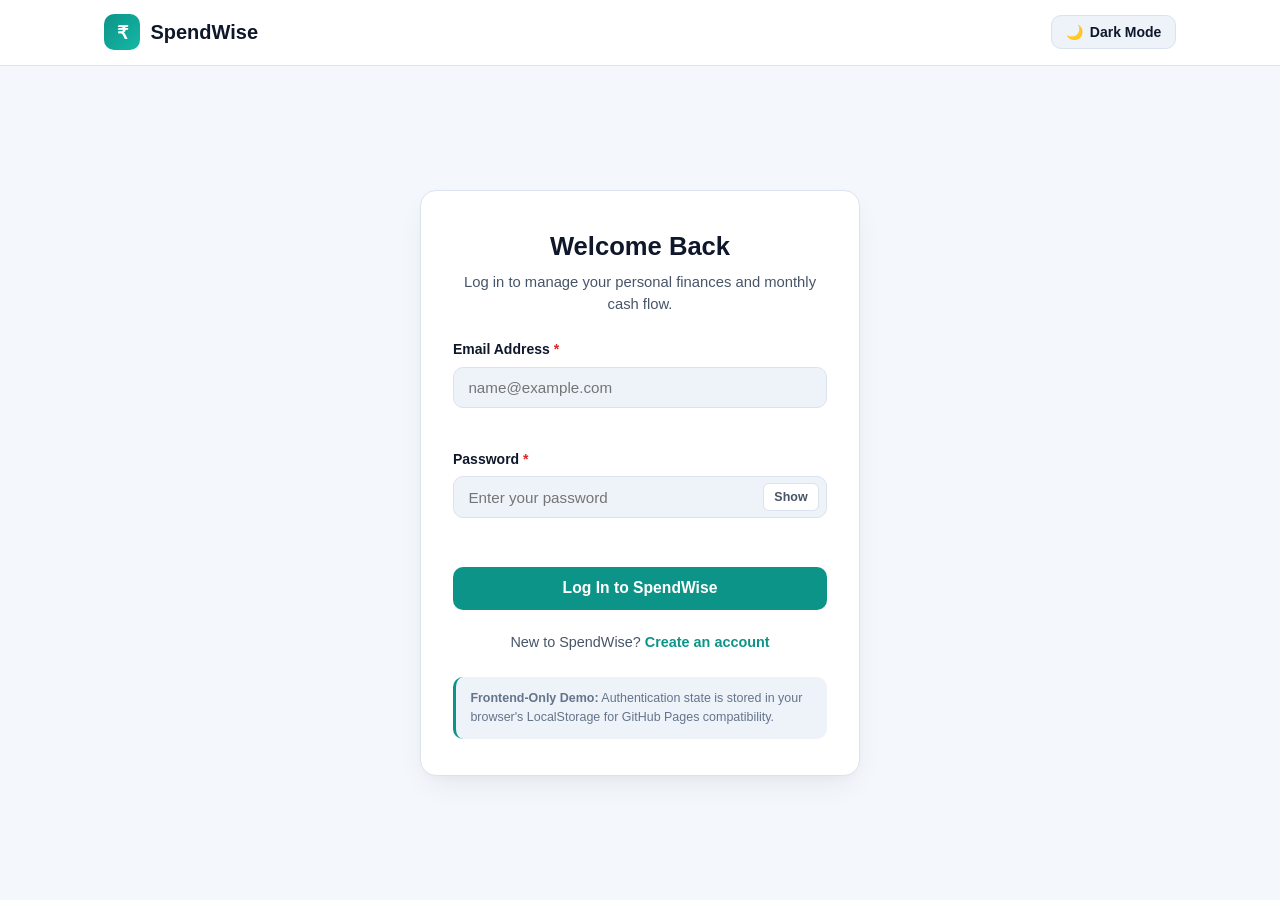
<file: index.html>
<!DOCTYPE html>
<html lang="en">
<head>
  <meta charset="UTF-8" />
  <meta name="viewport" content="width=device-width, initial-scale=1.0" />
  <title>SpendWise — Personal Finance Tracker</title>
  <link rel="stylesheet" href="./login.css" />
</head>
<body>
  <main class="auth-wrapper">
    <section class="auth-card">
      <div class="brand-header">
        <div class="brand-logo" aria-hidden="true">₹</div>
        <div>
          <h1 class="brand-title">SpendWise</h1>
          <p class="brand-subtitle">Personal Finance Tracker</p>
        </div>
      </div>
      <p class="redirect-notice">Checking your session. Redirecting...</p>
      <div class="auth-footer">
        <a href="./login.html" class="auth-link">Go to Login</a>
        <span aria-hidden="true">•</span>
        <a href="./register.html" class="auth-link">Create Account</a>
      </div>
    </section>
  </main>
  <script src="./login.js"></script>
</body>
</html>
</file>
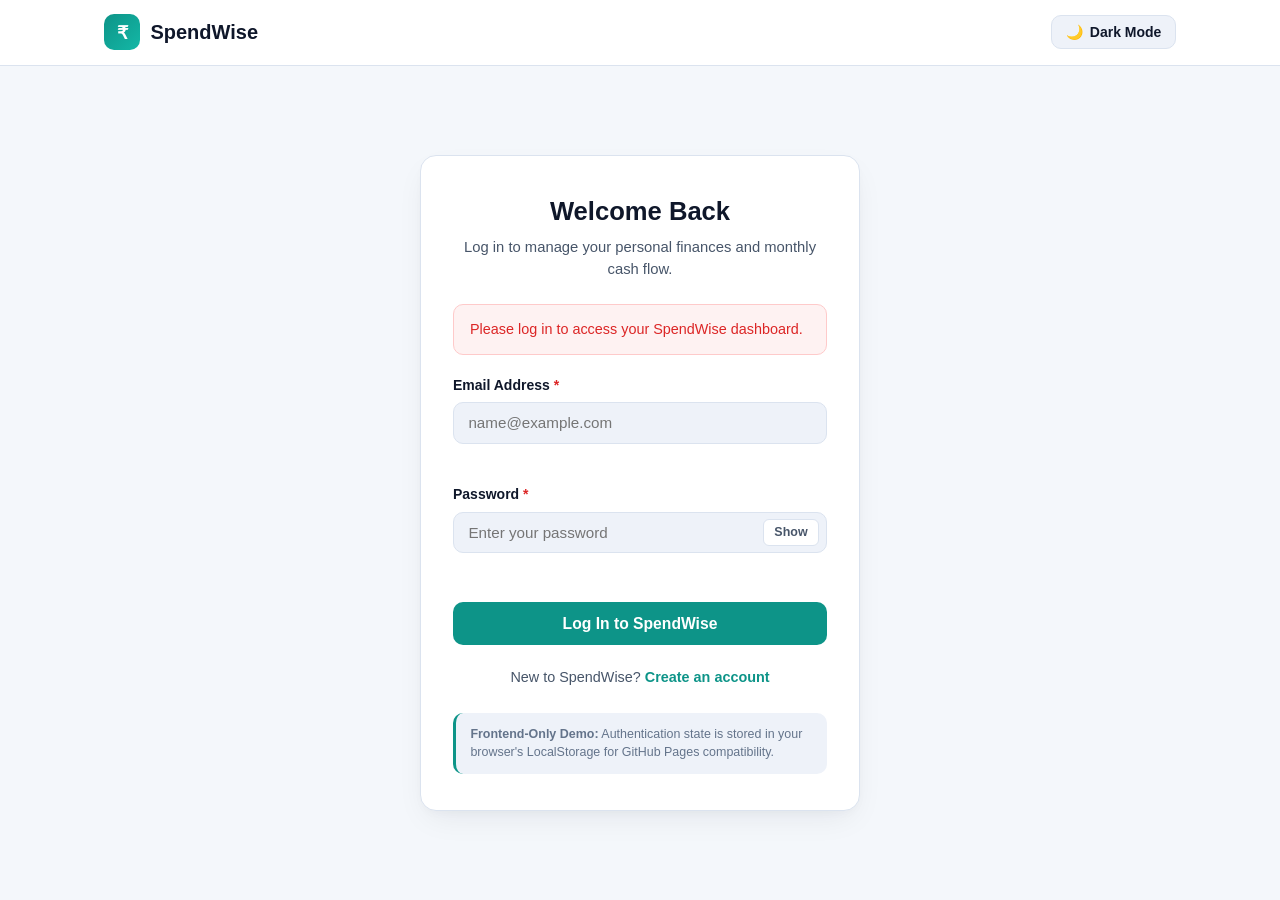
<file: dashboard.html>
<!DOCTYPE html>
<html lang="en" data-theme="light">
<head>
  <meta charset="UTF-8" />
  <meta name="viewport" content="width=device-width, initial-scale=1.0" />
  <title>Dashboard | SpendWise — Personal Finance Tracker</title>
  <link rel="stylesheet" href="./dashboard.css" />
</head>
<body>
  <!-- Top Navigation Bar -->
  <header class="navbar">
    <div class="navbar-inner">
      <div class="brand-group">
        <span class="brand-badge" aria-hidden="true">₹</span>
        <div>
          <span class="brand-name">SpendWise</span>
          <span class="brand-tag">Personal Finance Tracker</span>
        </div>
      </div>

      <div class="nav-actions">
        <!-- Theme Toggle Button -->
        <button type="button" id="themeToggleBtn" class="icon-btn" aria-label="Toggle color theme">
          <span id="themeIcon" aria-hidden="true">🌙</span>
          <span id="themeLabel" class="hide-mobile">Dark Mode</span>
        </button>

        <!-- Top-Right User Profile Menu -->
        <div class="profile-menu-container" id="profileMenuContainer">
          <button
            type="button"
            id="profileMenuBtn"
            class="profile-trigger-btn"
            aria-expanded="false"
            aria-haspopup="true"
            aria-controls="profileDropdown"
          >
            <span id="userAvatarInitials" class="user-avatar" aria-hidden="true">U</span>
            <span id="navUserName" class="nav-user-name">User</span>
            <span class="caret-icon" aria-hidden="true">▾</span>
          </button>

          <div id="profileDropdown" class="profile-dropdown hidden" role="menu" aria-label="User Profile Menu">
            <div class="dropdown-user-header">
              <strong id="dropdownUserName">User Name</strong>
              <small id="dropdownUserEmail">user@example.com</small>
            </div>
            <hr class="dropdown-divider" />
            <button type="button" id="openEditProfileBtn" class="dropdown-item" role="menuitem">
              <span aria-hidden="true">✏️</span> Edit Profile
            </button>
            <button type="button" id="logoutBtn" class="dropdown-item danger-item" role="menuitem">
              <span aria-hidden="true">🚪</span> Logout
            </button>
          </div>
        </div>
      </div>
    </div>
  </header>

  <!-- Main Dashboard Content -->
  <main class="dashboard-main">
    <!-- Welcome Banner -->
    <section class="welcome-banner" aria-labelledby="welcomeHeading">
      <div class="welcome-text">
        <h1 id="welcomeHeading">Welcome back, <span id="welcomeUserName">User</span>!</h1>
        <p id="welcomeSubtext">Track your income, monitor monthly expenses, and stay on top of your financial goals.</p>
      </div>
      <div class="welcome-meta">
        <div id="budgetStatusBadge" class="budget-pill hidden"></div>
      </div>
    </section>

    <!-- Status Notification Banner -->
    <div id="dashboardToast" class="toast-banner hidden" role="status" aria-live="polite"></div>

    <!-- Overall Summary Cards -->
    <section class="summary-grid" aria-label="Overall Financial Summary">
      <article class="summary-card balance-card">
        <div class="card-label-row">
          <span class="card-label">Net Balance</span>
          <span class="card-icon" aria-hidden="true">🏦</span>
        </div>
        <p id="totalBalance" class="card-amount">₹0.00</p>
        <small class="card-footnote">All-time net savings</small>
      </article>

      <article class="summary-card income-card">
        <div class="card-label-row">
          <span class="card-label">Total Income</span>
          <span class="card-icon" aria-hidden="true">📈</span>
        </div>
        <p id="totalIncome" class="card-amount income-text">₹0.00</p>
        <small class="card-footnote">All recorded inflows</small>
      </article>

      <article class="summary-card expense-card">
        <div class="card-label-row">
          <span class="card-label">Total Expenses</span>
          <span class="card-icon" aria-hidden="true">📉</span>
        </div>
        <p id="totalExpense" class="card-amount expense-text">₹0.00</p>
        <small class="card-footnote">All recorded outflows</small>
      </article>
    </section>

    <!-- Monthly Cash Flow Overview Section -->
    <section class="monthly-overview-panel" aria-labelledby="monthlyOverviewHeading">
      <div class="panel-header">
        <div>
          <h2 id="monthlyOverviewHeading">Monthly Overview</h2>
          <p class="panel-subtitle">Analyze cash flow for any specific month</p>
        </div>
        <div class="month-picker-group">
          <label for="overviewMonthInput">Select Month:</label>
          <input type="month" id="overviewMonthInput" />
          <button type="button" id="resetMonthBtn" class="secondary-btn small-btn">All Months</button>
        </div>
      </div>

      <div class="monthly-stats-grid">
        <div class="mini-stat">
          <span class="mini-label" id="monthlyPeriodLabel">Selected Period Income</span>
          <strong id="monthlyIncomeVal" class="income-text">₹0.00</strong>
        </div>
        <div class="mini-stat">
          <span class="mini-label">Selected Period Expense</span>
          <strong id="monthlyExpenseVal" class="expense-text">₹0.00</strong>
        </div>
        <div class="mini-stat">
          <span class="mini-label">Selected Period Net Flow</span>
          <strong id="monthlyNetVal">₹0.00</strong>
        </div>
        <div class="mini-stat">
          <span class="mini-label">Savings Rate</span>
          <strong id="monthlySavingsRate">0%</strong>
        </div>
      </div>
    </section>

    <!-- Workspace Grid: Add/Edit Transaction Form + Transaction History -->
    <div class="workspace-grid">
      <!-- Left Column: Add / Edit Transaction Form -->
      <section class="panel form-panel" aria-labelledby="transactionFormHeading">
        <div class="panel-header">
          <h2 id="transactionFormHeading">Add New Transaction</h2>
        </div>

        <form id="transactionForm" novalidate>
          <input type="hidden" id="editingTransactionId" value="" />

          <div class="form-group">
            <label for="txTitle">Description / Title <span class="required-star">*</span></label>
            <input
              type="text"
              id="txTitle"
              placeholder="e.g., Semester Stipend, Mess Fee, Books"
              required
            />
            <small id="txTitleError" class="field-error"></small>
          </div>

          <div class="form-row-two">
            <div class="form-group">
              <label for="txAmount">Amount (₹) <span class="required-star">*</span></label>
              <input
                type="number"
                id="txAmount"
                placeholder="0.00"
                step="0.01"
                min="0.01"
                required
              />
              <small id="txAmountError" class="field-error"></small>
            </div>

            <div class="form-group">
              <label for="txType">Type <span class="required-star">*</span></label>
              <select id="txType" required>
                <option value="expense">Expense (-)</option>
                <option value="income">Income (+)</option>
              </select>
            </div>
          </div>

          <div class="form-row-two">
            <div class="form-group">
              <label for="txCategory">Category <span class="required-star">*</span></label>
              <select id="txCategory" required>
                <option value="Food & Dining">Food & Dining</option>
                <option value="Education & Books">Education & Books</option>
                <option value="Transport & Travel">Transport & Travel</option>
                <option value="Rent & Utilities">Rent & Utilities</option>
                <option value="Shopping">Shopping</option>
                <option value="Health & Fitness">Health & Fitness</option>
                <option value="Entertainment">Entertainment</option>
                <option value="Salary & Stipend">Salary & Stipend</option>
                <option value="Freelance & Projects">Freelance & Projects</option>
                <option value="Investments & Gifts">Investments & Gifts</option>
                <option value="Other">Other</option>
              </select>
            </div>

            <div class="form-group">
              <label for="txDate">Date <span class="required-star">*</span></label>
              <input type="date" id="txDate" required />
              <small id="txDateError" class="field-error"></small>
            </div>
          </div>

          <div class="form-group">
            <label for="txNotes">Notes (Optional)</label>
            <input
              type="text"
              id="txNotes"
              placeholder="Optional payment mode or remark"
            />
          </div>

          <div class="form-actions">
            <button type="submit" id="txSubmitBtn" class="primary-btn">
              Add Transaction
            </button>
            <button type="button" id="txCancelEditBtn" class="secondary-btn hidden">
              Cancel Edit
            </button>
          </div>
        </form>
      </section>

      <!-- Right Column: Transaction History with Search, Filter, and Sort -->
      <section class="panel history-panel" aria-labelledby="historyHeading">
        <div class="panel-header history-header">
          <div>
            <h2 id="historyHeading">Transaction History</h2>
            <p class="panel-subtitle">Showing <span id="txCountBadge">0</span> transaction(s)</p>
          </div>
        </div>

        <!-- Filter & Search Controls -->
        <div class="filter-bar" aria-label="Search, filter, and sort transactions">
          <div class="search-box">
            <label for="searchInput" class="sr-only">Search transactions</label>
            <input
              type="search"
              id="searchInput"
              placeholder="Search title, category, or notes..."
            />
          </div>

          <div class="filter-selects">
            <label for="filterTypeSelect" class="sr-only">Filter by type</label>
            <select id="filterTypeSelect" title="Filter by Transaction Type">
              <option value="all">All Types</option>
              <option value="income">Income Only</option>
              <option value="expense">Expense Only</option>
            </select>

            <label for="filterCategorySelect" class="sr-only">Filter by category</label>
            <select id="filterCategorySelect" title="Filter by Category">
              <option value="all">All Categories</option>
              <option value="Food & Dining">Food & Dining</option>
              <option value="Education & Books">Education & Books</option>
              <option value="Transport & Travel">Transport & Travel</option>
              <option value="Rent & Utilities">Rent & Utilities</option>
              <option value="Shopping">Shopping</option>
              <option value="Health & Fitness">Health & Fitness</option>
              <option value="Entertainment">Entertainment</option>
              <option value="Salary & Stipend">Salary & Stipend</option>
              <option value="Freelance & Projects">Freelance & Projects</option>
              <option value="Investments & Gifts">Investments & Gifts</option>
              <option value="Other">Other</option>
            </select>

            <label for="sortSelect" class="sr-only">Sort transactions</label>
            <select id="sortSelect" title="Sort Transactions">
              <option value="date-desc">Newest First</option>
              <option value="date-asc">Oldest First</option>
              <option value="amount-desc">Amount: High to Low</option>
              <option value="amount-asc">Amount: Low to High</option>
            </select>
          </div>
        </div>

        <!-- Transaction List -->
        <div id="transactionListContainer" class="transaction-list-container">
          <ul id="transactionList" class="transaction-list" aria-live="polite"></ul>
          <div id="emptyStateBox" class="empty-state">
            <p class="empty-title">No transactions found</p>
            <p class="empty-subtitle">Add your first transaction using the form or adjust your search filters.</p>
          </div>
        </div>
      </section>
    </div>
  </main>

  <!-- Edit Profile Modal -->
  <div
    id="editProfileModal"
    class="modal-overlay hidden"
    role="dialog"
    aria-modal="true"
    aria-labelledby="editProfileModalTitle"
  >
    <div class="modal-card">
      <div class="modal-header">
        <h2 id="editProfileModalTitle">Edit User Profile</h2>
        <button type="button" id="closeProfileModalBtn" class="modal-close-btn" aria-label="Close modal">
          ✕
        </button>
      </div>

      <div id="profileModalAlert" class="alert-box hidden" role="alert"></div>

      <form id="editProfileForm" novalidate>
        <div class="form-group">
          <label for="profileFullName">Full Name <span class="required-star">*</span></label>
          <input
            type="text"
            id="profileFullName"
            placeholder="Your full name"
            required
          />
          <small id="profileFullNameError" class="field-error"></small>
        </div>

        <div class="form-group">
          <label for="profileEmail">Email Address <span class="required-star">*</span></label>
          <input
            type="email"
            id="profileEmail"
            placeholder="name@example.com"
            required
          />
          <small id="profileEmailError" class="field-error"></small>
        </div>

        <div class="form-group">
          <label for="profileMonthlyBudget">Monthly Expense Budget Target (₹) (Optional)</label>
          <input
            type="number"
            id="profileMonthlyBudget"
            placeholder="e.g., 15000"
            min="0"
            step="100"
          />
          <small id="profileBudgetError" class="field-error"></small>
        </div>

        <div class="modal-actions">
          <button type="button" id="cancelProfileModalBtn" class="secondary-btn">
            Cancel
          </button>
          <button type="submit" class="primary-btn">
            Save Profile Changes
          </button>
        </div>
      </form>
    </div>
  </div>

  <footer class="dashboard-footer">
    <p>
      <strong>SpendWise</strong> — Client-Side Personal Finance Tracker • Built with HTML5, CSS3 &amp; Vanilla JS
      <span class="footer-note">(Demo note: Frontend LocalStorage session protection is for demonstration purposes only.)</span>
    </p>
  </footer>

  <script src="./dashboard.js"></script>
</body>
</html>
</file>
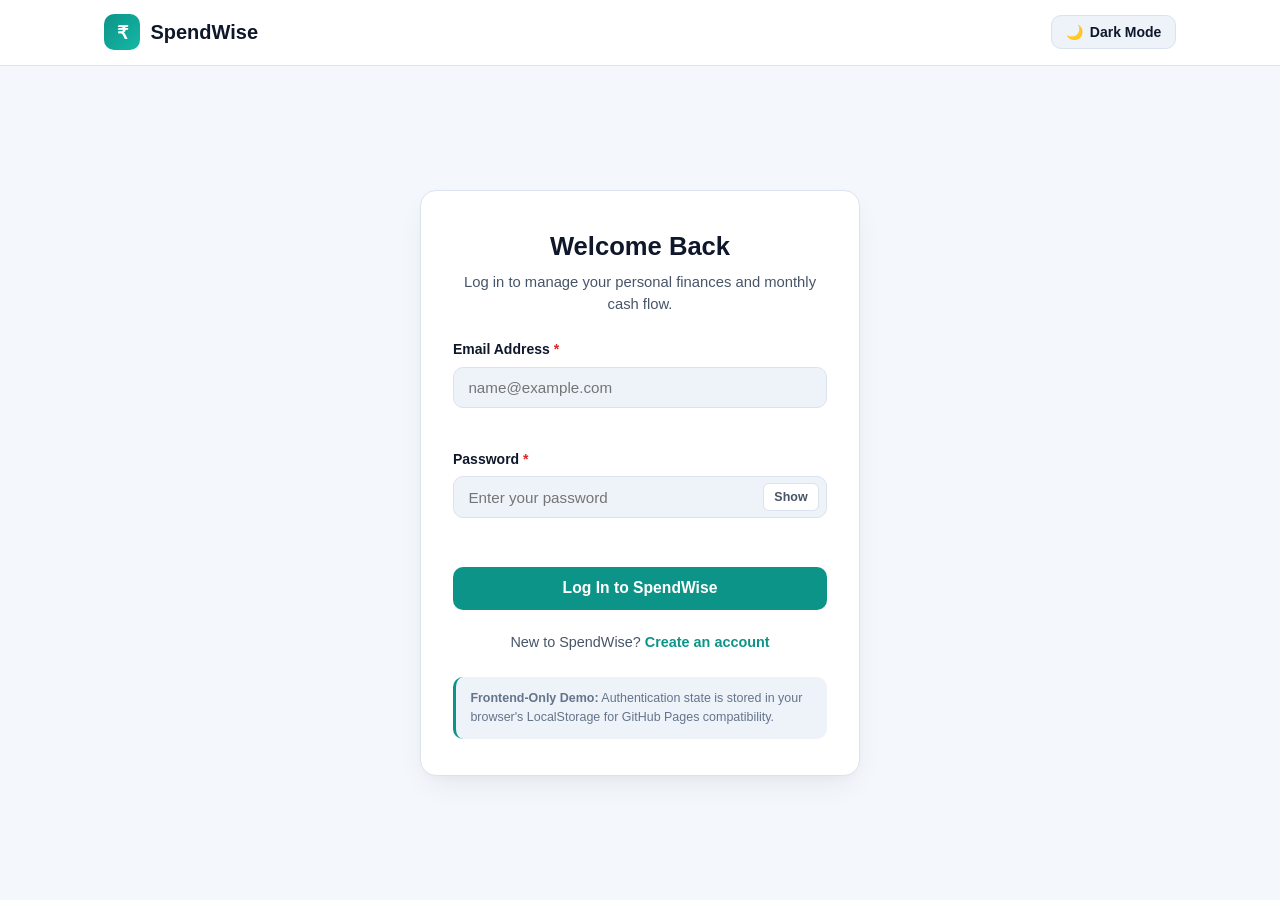
<file: login.html>
<!DOCTYPE html>
<html lang="en" data-theme="light">
<head>
  <meta charset="UTF-8" />
  <meta name="viewport" content="width=device-width, initial-scale=1.0" />
  <title>Login | SpendWise — Personal Finance Tracker</title>
  <link rel="stylesheet" href="./login.css" />
</head>
<body>
  <header class="top-bar">
    <div class="top-bar-inner">
      <a href="./login.html" class="brand-link" aria-label="SpendWise Home">
        <span class="brand-badge" aria-hidden="true">₹</span>
        <span class="brand-name">SpendWise</span>
      </a>
      <button type="button" id="themeToggleBtn" class="theme-toggle-btn" aria-label="Toggle color theme">
        <span id="themeIcon" aria-hidden="true">🌙</span>
        <span id="themeLabel">Dark Mode</span>
      </button>
    </div>
  </header>

  <main class="auth-container">
    <section class="auth-card" aria-labelledby="loginHeading">
      <div class="card-header">
        <h1 id="loginHeading">Welcome Back</h1>
        <p>Log in to manage your personal finances and monthly cash flow.</p>
      </div>

      <div id="loginAlert" class="alert-box hidden" role="alert" aria-live="polite"></div>

      <form id="loginForm" novalidate>
        <div class="form-group">
          <label for="loginEmail">Email Address <span class="required-star" aria-hidden="true">*</span></label>
          <input
            type="email"
            id="loginEmail"
            name="email"
            placeholder="name@example.com"
            autocomplete="email"
            required
            aria-describedby="loginEmailError"
          />
          <small id="loginEmailError" class="field-error" aria-live="polite"></small>
        </div>

        <div class="form-group">
          <label for="loginPassword">Password <span class="required-star" aria-hidden="true">*</span></label>
          <div class="password-input-wrapper">
            <input
              type="password"
              id="loginPassword"
              name="password"
              placeholder="Enter your password"
              autocomplete="current-password"
              required
              aria-describedby="loginPasswordError"
            />
            <button
              type="button"
              id="toggleLoginPasswordBtn"
              class="password-toggle-btn"
              aria-label="Show password"
              aria-pressed="false"
            >
              Show
            </button>
          </div>
          <small id="loginPasswordError" class="field-error" aria-live="polite"></small>
        </div>

        <button type="submit" id="loginSubmitBtn" class="primary-btn">
          Log In to SpendWise
        </button>
      </form>

      <div class="auth-switch">
        <p>New to SpendWise? <a href="./register.html" class="auth-link">Create an account</a></p>
      </div>

      <aside class="demo-security-note" aria-label="Security Notice">
        <strong>Frontend-Only Demo:</strong> Authentication state is stored in your browser's LocalStorage for GitHub Pages compatibility.
      </aside>
    </section>
  </main>

  <script src="./login.js"></script>
</body>
</html>
</file>
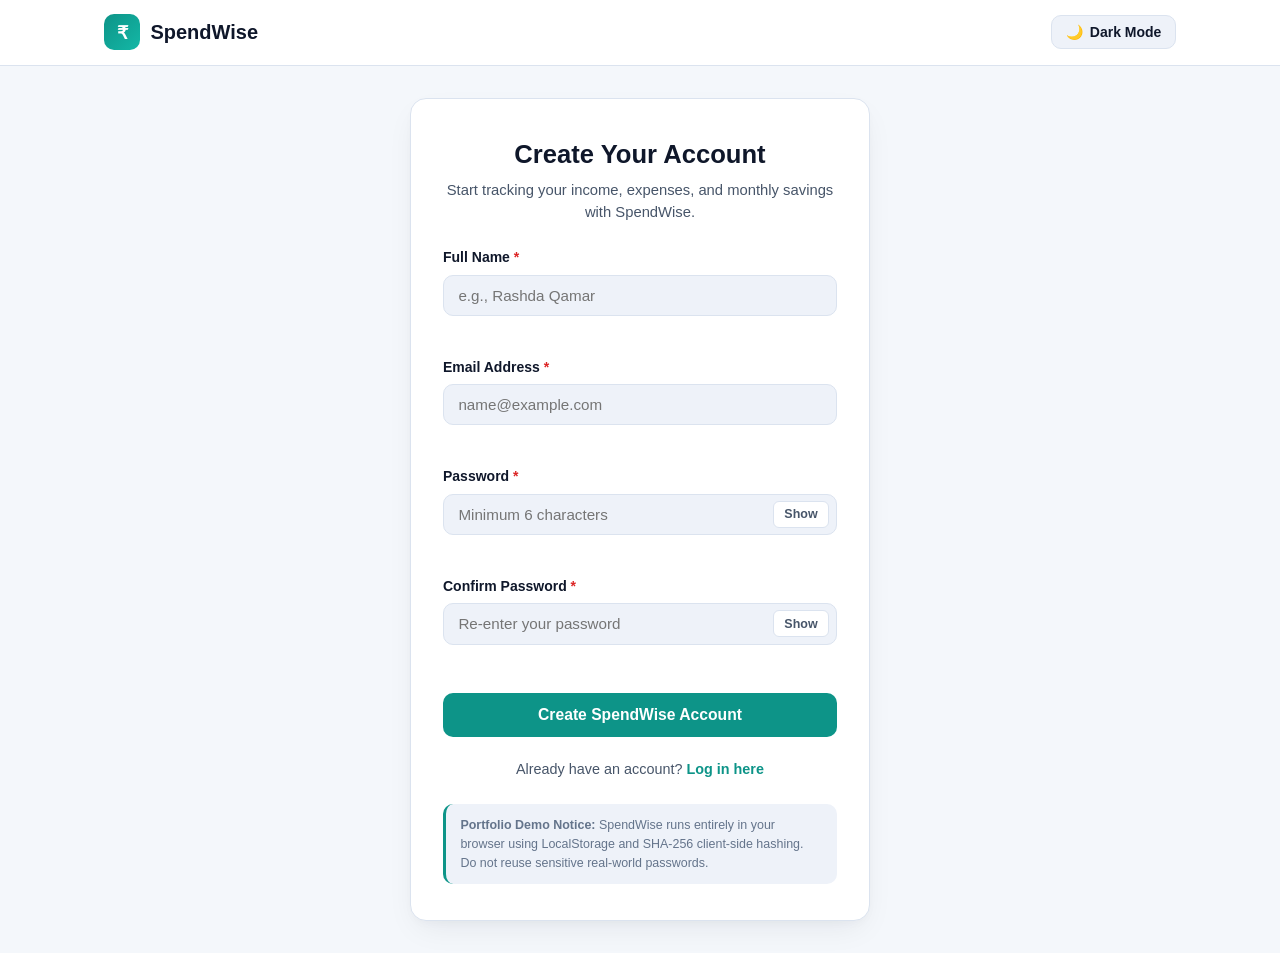
<file: register.html>
<!DOCTYPE html>
<html lang="en" data-theme="light">
<head>
  <meta charset="UTF-8" />
  <meta name="viewport" content="width=device-width, initial-scale=1.0" />
  <title>Create Account | SpendWise — Personal Finance Tracker</title>
  <link rel="stylesheet" href="./register.css" />
</head>
<body>
  <header class="top-bar">
    <div class="top-bar-inner">
      <a href="./login.html" class="brand-link" aria-label="SpendWise Home">
        <span class="brand-badge" aria-hidden="true">₹</span>
        <span class="brand-name">SpendWise</span>
      </a>
      <button type="button" id="themeToggleBtn" class="theme-toggle-btn" aria-label="Toggle color theme">
        <span id="themeIcon" aria-hidden="true">🌙</span>
        <span id="themeLabel">Dark Mode</span>
      </button>
    </div>
  </header>

  <main class="auth-container">
    <section class="auth-card" aria-labelledby="registerHeading">
      <div class="card-header">
        <h1 id="registerHeading">Create Your Account</h1>
        <p>Start tracking your income, expenses, and monthly savings with SpendWise.</p>
      </div>

      <div id="formAlert" class="alert-box hidden" role="alert" aria-live="polite"></div>

      <form id="registerForm" novalidate>
        <div class="form-group">
          <label for="fullName">Full Name <span class="required-star" aria-hidden="true">*</span></label>
          <input
            type="text"
            id="fullName"
            name="fullName"
            placeholder="e.g., Rashda Qamar"
            autocomplete="name"
            required
            aria-describedby="fullNameError"
          />
          <small id="fullNameError" class="field-error" aria-live="polite"></small>
        </div>

        <div class="form-group">
          <label for="email">Email Address <span class="required-star" aria-hidden="true">*</span></label>
          <input
            type="email"
            id="email"
            name="email"
            placeholder="name@example.com"
            autocomplete="email"
            required
            aria-describedby="emailError"
          />
          <small id="emailError" class="field-error" aria-live="polite"></small>
        </div>

        <div class="form-group">
          <label for="password">Password <span class="required-star" aria-hidden="true">*</span></label>
          <div class="password-input-wrapper">
            <input
              type="password"
              id="password"
              name="password"
              placeholder="Minimum 6 characters"
              autocomplete="new-password"
              required
              aria-describedby="passwordError"
            />
            <button
              type="button"
              id="togglePasswordBtn"
              class="password-toggle-btn"
              aria-label="Show password"
              aria-pressed="false"
            >
              Show
            </button>
          </div>
          <small id="passwordError" class="field-error" aria-live="polite"></small>
        </div>

        <div class="form-group">
          <label for="confirmPassword">Confirm Password <span class="required-star" aria-hidden="true">*</span></label>
          <div class="password-input-wrapper">
            <input
              type="password"
              id="confirmPassword"
              name="confirmPassword"
              placeholder="Re-enter your password"
              autocomplete="new-password"
              required
              aria-describedby="confirmPasswordError"
            />
            <button
              type="button"
              id="toggleConfirmPasswordBtn"
              class="password-toggle-btn"
              aria-label="Show confirm password"
              aria-pressed="false"
            >
              Show
            </button>
          </div>
          <small id="confirmPasswordError" class="field-error" aria-live="polite"></small>
        </div>

        <button type="submit" id="registerSubmitBtn" class="primary-btn">
          Create SpendWise Account
        </button>
      </form>

      <div class="auth-Switch">
        <p>Already have an account? <a href="./login.html" class="auth-link">Log in here</a></p>
      </div>

      <aside class="demo-security-note" aria-label="Security Notice">
        <strong>Portfolio Demo Notice:</strong> SpendWise runs entirely in your browser using LocalStorage and SHA-256 client-side hashing. Do not reuse sensitive real-world passwords.
      </aside>
    </section>
  </main>

  <script src="./register.js"></script>
</body>
</html>
</file>
<file: login.css>
:root {
  --bg-primary: #f4f7fb;
  --bg-surface: #ffffff;
  --bg-subtle: #eef2f9;
  --text-primary: #0f172a;
  --text-secondary: #475569;
  --text-muted: #64748b;
  --border-color: #dbe3ef;
  --brand-primary: #0d9488;
  --brand-primary-hover: #0f766e;
  --brand-accent: #14b8a6;
  --danger-color: #dc2626;
  --danger-bg: #fef2f2;
  --danger-border: #fecaca;
  --success-color: #15803d;
  --success-bg: #f0fdf4;
  --success-border: #bbf7d0;
  --shadow-card: 0 12px 32px -8px rgba(15, 23, 42, 0.08), 0 4px 12px -4px rgba(15, 23, 42, 0.04);
  --radius-md: 10px;
  --radius-lg: 16px;
  --transition-fast: 0.18s ease;
}

[data-theme="dark"] {
  --bg-primary: #0b1120;
  --bg-surface: #1e293b;
  --bg-subtle: #0f172a;
  --text-primary: #f8fafc;
  --text-secondary: #cbd5e1;
  --text-muted: #94a3b8;
  --border-color: #334155;
  --brand-primary: #14b8a6;
  --brand-primary-hover: #0d9488;
  --danger-color: #f87171;
  --danger-bg: rgba(220, 38, 38, 0.15);
  --danger-border: rgba(248, 113, 113, 0.35);
  --success-color: #4ade80;
  --success-bg: rgba(21, 128, 61, 0.18);
  --success-border: rgba(74, 222, 128, 0.35);
  --shadow-card: 0 16px 36px -8px rgba(0, 0, 0, 0.45);
}

*,
*::before,
*::after {
  box-sizing: border-box;
  margin: 0;
  padding: 0;
}

body {
  font-family: -apple-system, BlinkMacSystemFont, "Segoe UI", Roboto, Oxygen, Ubuntu, Cantarell, sans-serif;
  background-color: var(--bg-primary);
  color: var(--text-primary);
  min-height: 100vh;
  display: flex;
  flex-direction: column;
  line-height: 1.5;
  transition: background-color var(--transition-fast), color var(--transition-fast);
}

.top-bar {
  width: 100%;
  border-bottom: 1px solid var(--border-color);
  background-color: var(--bg-surface);
}

.top-bar-inner {
  max-width: 1120px;
  margin: 0 auto;
  padding: 0.9rem 1.5rem;
  display: flex;
  align-items: center;
  justify-content: space-between;
}

.brand-link {
  display: inline-flex;
  align-items: center;
  gap: 0.65rem;
  text-decoration: none;
  color: var(--text-primary);
  font-weight: 700;
  font-size: 1.25rem;
}

.brand-badge,
.brand-logo {
  width: 36px;
  height: 36px;
  border-radius: 10px;
  background: linear-gradient(135deg, var(--brand-primary), var(--brand-accent));
  color: #ffffff;
  display: inline-flex;
  align-items: center;
  justify-content: center;
  font-weight: 800;
  font-size: 1.15rem;
}

.theme-toggle-btn {
  display: inline-flex;
  align-items: center;
  gap: 0.45rem;
  padding: 0.5rem 0.85rem;
  border-radius: var(--radius-md);
  border: 1px solid var(--border-color);
  background-color: var(--bg-subtle);
  color: var(--text-primary);
  font-size: 0.875rem;
  font-weight: 600;
  cursor: pointer;
  transition: border-color var(--transition-fast);
}

.theme-toggle-btn:hover {
  border-color: var(--brand-primary);
}

.auth-container,
.auth-wrapper {
  flex: 1;
  display: flex;
  align-items: center;
  justify-content: center;
  padding: 2rem 1.25rem;
}

.auth-card {
  width: 100%;
  max-width: 440px;
  background-color: var(--bg-surface);
  border: 1px solid var(--border-color);
  border-radius: var(--radius-lg);
  box-shadow: var(--shadow-card);
  padding: 2.25rem 2rem;
}

.brand-header {
  display: flex;
  align-items: center;
  justify-content: center;
  gap: 0.75rem;
  margin-bottom: 1.25rem;
}

.brand-title {
  font-size: 1.4rem;
  font-weight: 700;
}

.brand-subtitle,
.redirect-notice {
  color: var(--text-secondary);
  font-size: 0.9rem;
  text-align: center;
}

.auth-footer {
  margin-top: 1.25rem;
  display: flex;
  justify-content: center;
  gap: 0.65rem;
}

.card-header {
  margin-bottom: 1.5rem;
  text-align: center;
}

.card-header h1 {
  font-size: 1.6rem;
  font-weight: 700;
  margin-bottom: 0.35rem;
}

.card-header p {
  font-size: 0.925rem;
  color: var(--text-secondary);
}

.alert-box {
  padding: 0.85rem 1rem;
  border-radius: var(--radius-md);
  font-size: 0.9rem;
  font-weight: 500;
  margin-bottom: 1.25rem;
  border: 1px solid transparent;
}

.alert-box.error {
  background-color: var(--danger-bg);
  color: var(--danger-color);
  border-color: var(--danger-border);
}

.alert-box.success {
  background-color: var(--success-bg);
  color: var(--success-color);
  border-color: var(--success-border);
}

.hidden {
  display: none !important;
}

.form-group {
  margin-bottom: 1.15rem;
}

.form-group label {
  display: block;
  font-size: 0.875rem;
  font-weight: 600;
  margin-bottom: 0.4rem;
  color: var(--text-primary);
}

.required-star {
  color: var(--danger-color);
}

.form-group input {
  width: 100%;
  padding: 0.7rem 0.9rem;
  border-radius: var(--radius-md);
  border: 1px solid var(--border-color);
  background-color: var(--bg-subtle);
  color: var(--text-primary);
  font-size: 0.95rem;
  transition: border-color var(--transition-fast), box-shadow var(--transition-fast);
}

.form-group input:focus {
  outline: none;
  border-color: var(--brand-primary);
  box-shadow: 0 0 0 3px rgba(13, 148, 136, 0.18);
  background-color: var(--bg-surface);
}

.form-group input.input-invalid {
  border-color: var(--danger-color);
}

.password-input-wrapper {
  position: relative;
  display: flex;
  align-items: center;
}

.password-input-wrapper input {
  padding-right: 4.5rem;
}

.password-toggle-btn {
  position: absolute;
  right: 0.5rem;
  padding: 0.35rem 0.65rem;
  border: 1px solid var(--border-color);
  border-radius: 6px;
  background-color: var(--bg-surface);
  color: var(--text-secondary);
  font-size: 0.78rem;
  font-weight: 600;
  cursor: pointer;
}

.password-toggle-btn:hover {
  color: var(--brand-primary);
  border-color: var(--brand-primary);
}

.field-error {
  display: block;
  min-height: 1.1rem;
  margin-top: 0.3rem;
  font-size: 0.8rem;
  color: var(--danger-color);
}

.primary-btn {
  width: 100%;
  margin-top: 0.5rem;
  padding: 0.8rem 1.2rem;
  border: none;
  border-radius: var(--radius-md);
  background-color: var(--brand-primary);
  color: #ffffff;
  font-size: 0.98rem;
  font-weight: 600;
  cursor: pointer;
  transition: background-color var(--transition-fast);
}

.primary-btn:hover {
  background-color: var(--brand-primary-hover);
}

.primary-btn:disabled {
  opacity: 0.65;
  cursor: not-allowed;
}

.auth-switch {
  margin-top: 1.35rem;
  text-align: center;
  font-size: 0.9rem;
  color: var(--text-secondary);
}

.auth-link {
  color: var(--brand-primary);
  font-weight: 600;
  text-decoration: none;
}

.auth-link:hover {
  text-decoration: underline;
}

.demo-security-note {
  margin-top: 1.5rem;
  padding: 0.75rem 0.9rem;
  border-radius: var(--radius-md);
  background-color: var(--bg-subtle);
  border-left: 3px solid var(--brand-primary);
  font-size: 0.78rem;
  color: var(--text-muted);
}

@media (max-width: 480px) {
  .auth-card {
    padding: 1.65rem 1.25rem;
  }
}
</file>
<file: dashboard.css>
:root {
  --bg-primary: #f4f7fb;
  --bg-surface: #ffffff;
  --bg-subtle: #eef2f9;
  --text-primary: #0f172a;
  --text-secondary: #475569;
  --text-muted: #64748b;
  --border-color: #dbe3ef;
  --brand-primary: #0d9488;
  --brand-primary-hover: #0f766e;
  --brand-accent: #14b8a6;
  --income-color: #15803d;
  --income-bg: #f0fdf4;
  --expense-color: #dc2626;
  --expense-bg: #fef2f2;
  --shadow-sm: 0 2px 8px rgba(15, 23, 42, 0.05);
  --shadow-md: 0 10px 25px -5px rgba(15, 23, 42, 0.08);
  --radius-sm: 8px;
  --radius-md: 12px;
  --radius-lg: 16px;
  --transition-fast: 0.18s ease;
}

[data-theme="dark"] {
  --bg-primary: #0b1120;
  --bg-surface: #1e293b;
  --bg-subtle: #0f172a;
  --text-primary: #f8fafc;
  --text-secondary: #cbd5e1;
  --text-muted: #94a3b8;
  --border-color: #334155;
  --brand-primary: #14b8a6;
  --brand-primary-hover: #0d9488;
  --income-color: #4ade80;
  --income-bg: rgba(21, 128, 61, 0.2);
  --expense-color: #f87171;
  --expense-bg: rgba(220, 38, 38, 0.2);
  --shadow-sm: 0 2px 10px rgba(0, 0, 0, 0.35);
  --shadow-md: 0 12px 30px rgba(0, 0, 0, 0.5);
}

*,
*::before,
*::after {
  box-sizing: border-box;
  margin: 0;
  padding: 0;
}

body {
  font-family: -apple-system, BlinkMacSystemFont, "Segoe UI", Roboto, Oxygen, Ubuntu, Cantarell, sans-serif;
  background-color: var(--bg-primary);
  color: var(--text-primary);
  min-height: 100vh;
  display: flex;
  flex-direction: column;
  line-height: 1.5;
  transition: background-color var(--transition-fast), color var(--transition-fast);
}

.hidden {
  display: none !important;
}

.sr-only {
  position: absolute;
  width: 1px;
  height: 1px;
  padding: 0;
  margin: -1px;
  overflow: hidden;
  clip: rect(0, 0, 0, 0);
  border: 0;
}

/* Navbar */
.navbar {
  position: sticky;
  top: 0;
  z-index: 50;
  background-color: var(--bg-surface);
  border-bottom: 1px solid var(--border-color);
  box-shadow: var(--shadow-sm);
}

.navbar-inner {
  max-width: 1240px;
  margin: 0 auto;
  padding: 0.85rem 1.5rem;
  display: flex;
  align-items: center;
  justify-content: space-between;
  gap: 1rem;
}

.brand-group {
  display: flex;
  align-items: center;
  gap: 0.75rem;
}

.brand-badge {
  width: 38px;
  height: 38px;
  border-radius: 10px;
  background: linear-gradient(135deg, var(--brand-primary), var(--brand-accent));
  color: #ffffff;
  display: inline-flex;
  align-items: center;
  justify-content: center;
  font-weight: 800;
  font-size: 1.2rem;
}

.brand-name {
  display: block;
  font-weight: 700;
  font-size: 1.2rem;
  line-height: 1.2;
}

.brand-tag {
  display: block;
  font-size: 0.75rem;
  color: var(--text-muted);
}

.nav-actions {
  display: flex;
  align-items: center;
  gap: 0.75rem;
}

.icon-btn {
  display: inline-flex;
  align-items: center;
  gap: 0.45rem;
  padding: 0.5rem 0.85rem;
  border-radius: var(--radius-sm);
  border: 1px solid var(--border-color);
  background-color: var(--bg-subtle);
  color: var(--text-primary);
  font-size: 0.85rem;
  font-weight: 600;
  cursor: pointer;
  transition: border-color var(--transition-fast);
}

.icon-btn:hover {
  border-color: var(--brand-primary);
}

/* Top-Right Profile Menu */
.profile-menu-container {
  position: relative;
}

.profile-trigger-btn {
  display: inline-flex;
  align-items: center;
  gap: 0.55rem;
  padding: 0.35rem 0.75rem 0.35rem 0.4rem;
  border-radius: 999px;
  border: 1px solid var(--border-color);
  background-color: var(--bg-subtle);
  color: var(--text-primary);
  font-size: 0.88rem;
  font-weight: 600;
  cursor: pointer;
  transition: border-color var(--transition-fast);
}

.profile-trigger-btn:hover {
  border-color: var(--brand-primary);
}

.user-avatar {
  width: 30px;
  height: 30px;
  border-radius: 50%;
  background-color: var(--brand-primary);
  color: #ffffff;
  display: inline-flex;
  align-items: center;
  justify-content: center;
  font-size: 0.8rem;
  font-weight: 700;
}

.caret-icon {
  font-size: 0.75rem;
  color: var(--text-muted);
}

.profile-dropdown {
  position: absolute;
  right: 0;
  top: calc(100% + 0.5rem);
  width: 230px;
  background-color: var(--bg-surface);
  border: 1px solid var(--border-color);
  border-radius: var(--radius-md);
  box-shadow: var(--shadow-md);
  padding: 0.5rem;
  z-index: 100;
}

.dropdown-user-header {
  padding: 0.55rem 0.7rem;
}

.dropdown-user-header strong {
  display: block;
  font-size: 0.92rem;
  color: var(--text-primary);
  word-break: break-word;
}

.dropdown-user-header small {
  display: block;
  font-size: 0.78rem;
  color: var(--text-muted);
  word-break: break-all;
}

.dropdown-divider {
  border: none;
  border-top: 1px solid var(--border-color);
  margin: 0.35rem 0;
}

.dropdown-item {
  width: 100%;
  display: flex;
  align-items: center;
  gap: 0.55rem;
  padding: 0.6rem 0.75rem;
  border: none;
  border-radius: var(--radius-sm);
  background: transparent;
  color: var(--text-primary);
  font-size: 0.88rem;
  font-weight: 500;
  text-align: left;
  cursor: pointer;
}

.dropdown-item:hover {
  background-color: var(--bg-subtle);
}

.dropdown-item.danger-item {
  color: var(--expense-color);
}

/* Main Container */
.dashboard-main {
  flex: 1;
  max-width: 1240px;
  width: 100%;
  margin: 0 auto;
  padding: 1.5rem;
  display: flex;
  flex-direction: column;
  gap: 1.5rem;
}

/* Welcome Banner */
.welcome-banner {
  background: linear-gradient(135deg, rgba(13, 148, 136, 0.12), rgba(20, 184, 166, 0.04));
  border: 1px solid var(--border-color);
  border-radius: var(--radius-lg);
  padding: 1.35rem 1.6rem;
  display: flex;
  align-items: center;
  justify-content: space-between;
  flex-wrap: wrap;
  gap: 1rem;
}

.welcome-text h1 {
  font-size: 1.5rem;
  font-weight: 700;
  margin-bottom: 0.2rem;
}

.welcome-text p {
  color: var(--text-secondary);
  font-size: 0.92rem;
}

.budget-pill {
  padding: 0.5rem 0.9rem;
  border-radius: 999px;
  background-color: var(--bg-surface);
  border: 1px solid var(--border-color);
  font-size: 0.84rem;
  font-weight: 600;
}

/* Toast Notification */
.toast-banner {
  padding: 0.8rem 1.1rem;
  border-radius: var(--radius-sm);
  font-size: 0.9rem;
  font-weight: 600;
  background-color: var(--income-bg);
  color: var(--income-color);
  border: 1px solid var(--brand-primary);
}

/* Summary Cards */
.summary-grid {
  display: grid;
  grid-template-columns: repeat(3, 1fr);
  gap: 1.25rem;
}

.summary-card {
  background-color: var(--bg-surface);
  border: 1px solid var(--border-color);
  border-radius: var(--radius-md);
  padding: 1.35rem 1.5rem;
  box-shadow: var(--shadow-sm);
}

.card-label-row {
  display: flex;
  align-items: center;
  justify-content: space-between;
  margin-bottom: 0.5rem;
}

.card-label {
  font-size: 0.88rem;
  font-weight: 600;
  color: var(--text-secondary);
  text-transform: uppercase;
  letter-spacing: 0.03em;
}

.card-amount {
  font-size: 1.75rem;
  font-weight: 800;
  margin-bottom: 0.2rem;
}

.income-text {
  color: var(--income-color);
}

.expense-text {
  color: var(--expense-color);
}

.card-footnote {
  font-size: 0.78rem;
  color: var(--text-muted);
}

/* Monthly Overview */
.monthly-overview-panel,
.panel {
  background-color: var(--bg-surface);
  border: 1px solid var(--border-color);
  border-radius: var(--radius-md);
  padding: 1.4rem 1.5rem;
  box-shadow: var(--shadow-sm);
}

.panel-header {
  display: flex;
  align-items: center;
  justify-content: space-between;
  flex-wrap: wrap;
  gap: 0.85rem;
  margin-bottom: 1.15rem;
}

.panel-header h2 {
  font-size: 1.15rem;
  font-weight: 700;
}

.panel-subtitle {
  font-size: 0.83rem;
  color: var(--text-muted);
}

.month-picker-group {
  display: flex;
  align-items: center;
  gap: 0.6rem;
  flex-wrap: wrap;
}

.month-picker-group label {
  font-size: 0.85rem;
  font-weight: 600;
  color: var(--text-secondary);
}

.month-picker-group input[type="month"] {
  padding: 0.42rem 0.7rem;
  border-radius: var(--radius-sm);
  border: 1px solid var(--border-color);
  background-color: var(--bg-subtle);
  color: var(--text-primary);
  font-size: 0.88rem;
}

.monthly-stats-grid {
  display: grid;
  grid-template-columns: repeat(4, 1fr);
  gap: 1rem;
}

.mini-stat {
  padding: 0.9rem 1rem;
  background-color: var(--bg-subtle);
  border-radius: var(--radius-sm);
  border: 1px solid var(--border-color);
}

.mini-label {
  display: block;
  font-size: 0.78rem;
  color: var(--text-muted);
  margin-bottom: 0.25rem;
}

.mini-stat strong {
  font-size: 1.15rem;
  font-weight: 700;
}

/* Main Workspace Grid */
.workspace-grid {
  display: grid;
  grid-template-columns: 380px 1fr;
  gap: 1.5rem;
  align-items: start;
}

.form-group {
  margin-bottom: 1rem;
}

.form-group label {
  display: block;
  font-size: 0.84rem;
  font-weight: 600;
  margin-bottom: 0.35rem;
}

.required-star {
  color: var(--expense-color);
}

.form-group input,
.form-group select {
  width: 100%;
  padding: 0.65rem 0.8rem;
  border-radius: var(--radius-sm);
  border: 1px solid var(--border-color);
  background-color: var(--bg-subtle);
  color: var(--text-primary);
  font-size: 0.92rem;
}

.form-group input:focus,
.form-group select:focus {
  outline: none;
  border-color: var(--brand-primary);
  background-color: var(--bg-surface);
}

.form-row-two {
  display: grid;
  grid-template-columns: 1fr 1fr;
  gap: 0.8rem;
}

.field-error {
  display: block;
  min-height: 1rem;
  font-size: 0.76rem;
  color: var(--expense-color);
  margin-top: 0.25rem;
}

.form-actions {
  display: flex;
  gap: 0.65rem;
  margin-top: 0.5rem;
}

.primary-btn {
  flex: 1;
  padding: 0.72rem 1rem;
  border: none;
  border-radius: var(--radius-sm);
  background-color: var(--brand-primary);
  color: #ffffff;
  font-weight: 600;
  font-size: 0.92rem;
  cursor: pointer;
  transition: background-color var(--transition-fast);
}

.primary-btn:hover {
  background-color: var(--brand-primary-hover);
}

.secondary-btn {
  padding: 0.72rem 1rem;
  border: 1px solid var(--border-color);
  border-radius: var(--radius-sm);
  background-color: var(--bg-subtle);
  color: var(--text-primary);
  font-weight: 600;
  font-size: 0.88rem;
  cursor: pointer;
}

.secondary-btn.small-btn {
  padding: 0.45rem 0.75rem;
  font-size: 0.82rem;
}

/* Filter Bar */
.filter-bar {
  display: flex;
  flex-wrap: wrap;
  gap: 0.75rem;
  margin-bottom: 1.15rem;
}

.search-box {
  flex: 1;
  min-width: 210px;
}

.search-box input {
  width: 100%;
  padding: 0.6rem 0.85rem;
  border-radius: var(--radius-sm);
  border: 1px solid var(--border-color);
  background-color: var(--bg-subtle);
  color: var(--text-primary);
  font-size: 0.9rem;
}

.filter-selects {
  display: flex;
  flex-wrap: wrap;
  gap: 0.6rem;
}

.filter-selects select {
  padding: 0.58rem 0.75rem;
  border-radius: var(--radius-sm);
  border: 1px solid var(--border-color);
  background-color: var(--bg-subtle);
  color: var(--text-primary);
  font-size: 0.86rem;
}

/* Transaction List */
.transaction-list {
  list-style: none;
  display: flex;
  flex-direction: column;
  gap: 0.65rem;
}

.tx-item {
  display: flex;
  align-items: center;
  justify-content: space-between;
  gap: 1rem;
  padding: 0.9rem 1rem;
  border-radius: var(--radius-sm);
  border: 1px solid var(--border-color);
  background-color: var(--bg-subtle);
  border-left: 4px solid transparent;
}

.tx-item.income {
  border-left-color: var(--income-color);
}

.tx-item.expense {
  border-left-color: var(--expense-color);
}

.tx-info {
  flex: 1;
  min-width: 0;
}

.tx-title-row {
  display: flex;
  align-items: center;
  gap: 0.55rem;
  flex-wrap: wrap;
}

.tx-title {
  font-weight: 700;
  font-size: 0.95rem;
  color: var(--text-primary);
}

.tx-badge {
  font-size: 0.73rem;
  font-weight: 600;
  padding: 0.15rem 0.55rem;
  border-radius: 999px;
  background-color: var(--bg-surface);
  border: 1px solid var(--border-color);
  color: var(--text-secondary);
}

.tx-meta {
  font-size: 0.8rem;
  color: var(--text-muted);
  margin-top: 0.2rem;
}

.tx-right {
  display: flex;
  align-items: center;
  gap: 0.85rem;
}

.tx-amount {
  font-weight: 700;
  font-size: 1rem;
  white-space: nowrap;
}

.tx-actions {
  display: flex;
  gap: 0.35rem;
}

.action-icon-btn {
  padding: 0.35rem 0.55rem;
  border-radius: 6px;
  border: 1px solid var(--border-color);
  background-color: var(--bg-surface);
  color: var(--text-secondary);
  font-size: 0.78rem;
  font-weight: 600;
  cursor: pointer;
}

.action-icon-btn:hover {
  border-color: var(--brand-primary);
  color: var(--brand-primary);
}

.action-icon-btn.delete-btn:hover {
  border-color: var(--expense-color);
  color: var(--expense-color);
}

.empty-state {
  text-align: center;
  padding: 2.5rem 1rem;
  color: var(--text-muted);
}

.empty-title {
  font-weight: 700;
  font-size: 1rem;
  color: var(--text-secondary);
  margin-bottom: 0.25rem;
}

/* Modal */
.modal-overlay {
  position: fixed;
  inset: 0;
  background-color: rgba(15, 23, 42, 0.6);
  display: flex;
  align-items: center;
  justify-content: center;
  padding: 1.25rem;
  z-index: 200;
}

.modal-card {
  width: 100%;
  max-width: 450px;
  background-color: var(--bg-surface);
  border: 1px solid var(--border-color);
  border-radius: var(--radius-lg);
  padding: 1.6rem;
  box-shadow: var(--shadow-md);
}

.modal-header {
  display: flex;
  align-items: center;
  justify-content: space-between;
  margin-bottom: 1.15rem;
}

.modal-header h2 {
  font-size: 1.25rem;
  font-weight: 700;
}

.modal-close-btn {
  background: transparent;
  border: none;
  font-size: 1.1rem;
  color: var(--text-muted);
  cursor: pointer;
}

.alert-box {
  padding: 0.75rem 0.9rem;
  border-radius: var(--radius-sm);
  font-size: 0.85rem;
  margin-bottom: 1rem;
}

.alert-box.error {
  background-color: var(--expense-bg);
  color: var(--expense-color);
}

.modal-actions {
  display: flex;
  justify-content: flex-end;
  gap: 0.65rem;
  margin-top: 1rem;
}

/* Footer */
.dashboard-footer {
  margin-top: auto;
  border-top: 1px solid var(--border-color);
  background-color: var(--bg-surface);
  padding: 1rem 1.5rem;
  text-align: center;
  font-size: 0.82rem;
  color: var(--text-muted);
}

.footer-note {
  display: inline-block;
  margin-left: 0.35rem;
}

/* Responsive Breakpoints */
@media (max-width: 980px) {
  .workspace-grid {
    grid-template-columns: 1fr;
  }

  .monthly-stats-grid {
    grid-template-columns: repeat(2, 1fr);
  }
}

@media (max-width: 680px) {
  .summary-grid {
    grid-template-columns: 1fr;
  }

  .monthly-stats-grid {
    grid-template-columns: 1fr;
  }

  .hide-mobile {
    display: none;
  }

  .tx-item {
    flex-direction: column;
    align-items: flex-start;
  }

  .tx-right {
    width: 100%;
    justify-content: space-between;
  }
}
</file>
<file: register.css>
:root {
  --bg-primary: #f4f7fb;
  --bg-surface: #ffffff;
  --bg-subtle: #eef2f9;
  --text-primary: #0f172a;
  --text-secondary: #475569;
  --text-muted: #64748b;
  --border-color: #dbe3ef;
  --brand-primary: #0d9488;
  --brand-primary-hover: #0f766e;
  --brand-accent: #14b8a6;
  --danger-color: #dc2626;
  --danger-bg: #fef2f2;
  --danger-border: #fecaca;
  --success-color: #15803d;
  --success-bg: #f0fdf4;
  --success-border: #bbf7d0;
  --shadow-card: 0 12px 32px -8px rgba(15, 23, 42, 0.08), 0 4px 12px -4px rgba(15, 23, 42, 0.04);
  --radius-md: 10px;
  --radius-lg: 16px;
  --transition-fast: 0.18s ease;
}

[data-theme="dark"] {
  --bg-primary: #0b1120;
  --bg-surface: #1e293b;
  --bg-subtle: #0f172a;
  --text-primary: #f8fafc;
  --text-secondary: #cbd5e1;
  --text-muted: #94a3b8;
  --border-color: #334155;
  --brand-primary: #14b8a6;
  --brand-primary-hover: #0d9488;
  --danger-color: #f87171;
  --danger-bg: rgba(220, 38, 38, 0.15);
  --danger-border: rgba(248, 113, 113, 0.35);
  --success-color: #4ade80;
  --success-bg: rgba(21, 128, 61, 0.18);
  --success-border: rgba(74, 222, 128, 0.35);
  --shadow-card: 0 16px 36px -8px rgba(0, 0, 0, 0.45);
}

*,
*::before,
*::after {
  box-sizing: border-box;
  margin: 0;
  padding: 0;
}

body {
  font-family: -apple-system, BlinkMacSystemFont, "Segoe UI", Roboto, Oxygen, Ubuntu, Cantarell, sans-serif;
  background-color: var(--bg-primary);
  color: var(--text-primary);
  min-height: 100vh;
  display: flex;
  flex-direction: column;
  line-height: 1.5;
  transition: background-color var(--transition-fast), color var(--transition-fast);
}

.top-bar {
  width: 100%;
  border-bottom: 1px solid var(--border-color);
  background-color: var(--bg-surface);
}

.top-bar-inner {
  max-width: 1120px;
  margin: 0 auto;
  padding: 0.9rem 1.5rem;
  display: flex;
  align-items: center;
  justify-content: space-between;
}

.brand-link {
  display: inline-flex;
  align-items: center;
  gap: 0.65rem;
  text-decoration: none;
  color: var(--text-primary);
  font-weight: 700;
  font-size: 1.25rem;
}

.brand-badge {
  width: 36px;
  height: 36px;
  border-radius: 10px;
  background: linear-gradient(135deg, var(--brand-primary), var(--brand-accent));
  color: #ffffff;
  display: inline-flex;
  align-items: center;
  justify-content: center;
  font-weight: 800;
  font-size: 1.15rem;
}

.theme-toggle-btn {
  display: inline-flex;
  align-items: center;
  gap: 0.45rem;
  padding: 0.5rem 0.85rem;
  border-radius: var(--radius-md);
  border: 1px solid var(--border-color);
  background-color: var(--bg-subtle);
  color: var(--text-primary);
  font-size: 0.875rem;
  font-weight: 600;
  cursor: pointer;
  transition: background-color var(--transition-fast), border-color var(--transition-fast);
}

.theme-toggle-btn:hover {
  border-color: var(--brand-primary);
}

.auth-container {
  flex: 1;
  display: flex;
  align-items: center;
  justify-content: center;
  padding: 2rem 1.25rem;
}

.auth-card {
  width: 100%;
  max-width: 460px;
  background-color: var(--bg-surface);
  border: 1px solid var(--border-color);
  border-radius: var(--radius-lg);
  box-shadow: var(--shadow-card);
  padding: 2.25rem 2rem;
}

.card-header {
  margin-bottom: 1.5rem;
  text-align: center;
}

.card-header h1 {
  font-size: 1.6rem;
  font-weight: 700;
  margin-bottom: 0.35rem;
}

.card-header p {
  font-size: 0.925rem;
  color: var(--text-secondary);
}

.alert-box {
  padding: 0.85rem 1rem;
  border-radius: var(--radius-md);
  font-size: 0.9rem;
  font-weight: 500;
  margin-bottom: 1.25rem;
  border: 1px solid transparent;
}

.alert-box.error {
  background-color: var(--danger-bg);
  color: var(--danger-color);
  border-color: var(--danger-border);
}

.alert-box.success {
  background-color: var(--success-bg);
  color: var(--success-color);
  border-color: var(--success-border);
}

.hidden {
  display: none !important;
}

.form-group {
  margin-bottom: 1.15rem;
}

.form-group label {
  display: block;
  font-size: 0.875rem;
  font-weight: 600;
  margin-bottom: 0.4rem;
  color: var(--text-primary);
}

.required-star {
  color: var(--danger-color);
}

.form-group input {
  width: 100%;
  padding: 0.7rem 0.9rem;
  border-radius: var(--radius-md);
  border: 1px solid var(--border-color);
  background-color: var(--bg-subtle);
  color: var(--text-primary);
  font-size: 0.95rem;
  transition: border-color var(--transition-fast), box-shadow var(--transition-fast);
}

.form-group input:focus {
  outline: none;
  border-color: var(--brand-primary);
  box-shadow: 0 0 0 3px rgba(13, 148, 136, 0.18);
  background-color: var(--bg-surface);
}

.form-group input.input-invalid {
  border-color: var(--danger-color);
}

.password-input-wrapper {
  position: relative;
  display: flex;
  align-items: center;
}

.password-input-wrapper input {
  padding-right: 4.5rem;
}

.password-toggle-btn {
  position: absolute;
  right: 0.5rem;
  padding: 0.35rem 0.65rem;
  border: 1px solid var(--border-color);
  border-radius: 6px;
  background-color: var(--bg-surface);
  color: var(--text-secondary);
  font-size: 0.78rem;
  font-weight: 600;
  cursor: pointer;
}

.password-toggle-btn:hover {
  color: var(--brand-primary);
  border-color: var(--brand-primary);
}

.field-error {
  display: block;
  min-height: 1.1rem;
  margin-top: 0.3rem;
  font-size: 0.8rem;
  color: var(--danger-color);
}

.primary-btn {
  width: 100%;
  margin-top: 0.5rem;
  padding: 0.8rem 1.2rem;
  border: none;
  border-radius: var(--radius-md);
  background-color: var(--brand-primary);
  color: #ffffff;
  font-size: 0.98rem;
  font-weight: 600;
  cursor: pointer;
  transition: background-color var(--transition-fast), transform var(--transition-fast);
}

.primary-btn:hover {
  background-color: var(--brand-primary-hover);
}

.primary-btn:disabled {
  opacity: 0.65;
  cursor: not-allowed;
}

.auth-Switch {
  margin-top: 1.35rem;
  text-align: center;
  font-size: 0.9rem;
  color: var(--text-secondary);
}

.auth-link {
  color: var(--brand-primary);
  font-weight: 600;
  text-decoration: none;
}

.auth-link:hover {
  text-decoration: underline;
}

.demo-security-note {
  margin-top: 1.5rem;
  padding: 0.75rem 0.9rem;
  border-radius: var(--radius-md);
  background-color: var(--bg-subtle);
  border-left: 3px solid var(--brand-primary);
  font-size: 0.78rem;
  color: var(--text-muted);
}

@media (max-width: 480px) {
  .auth-card {
    padding: 1.65rem 1.25rem;
  }
}
</file>
